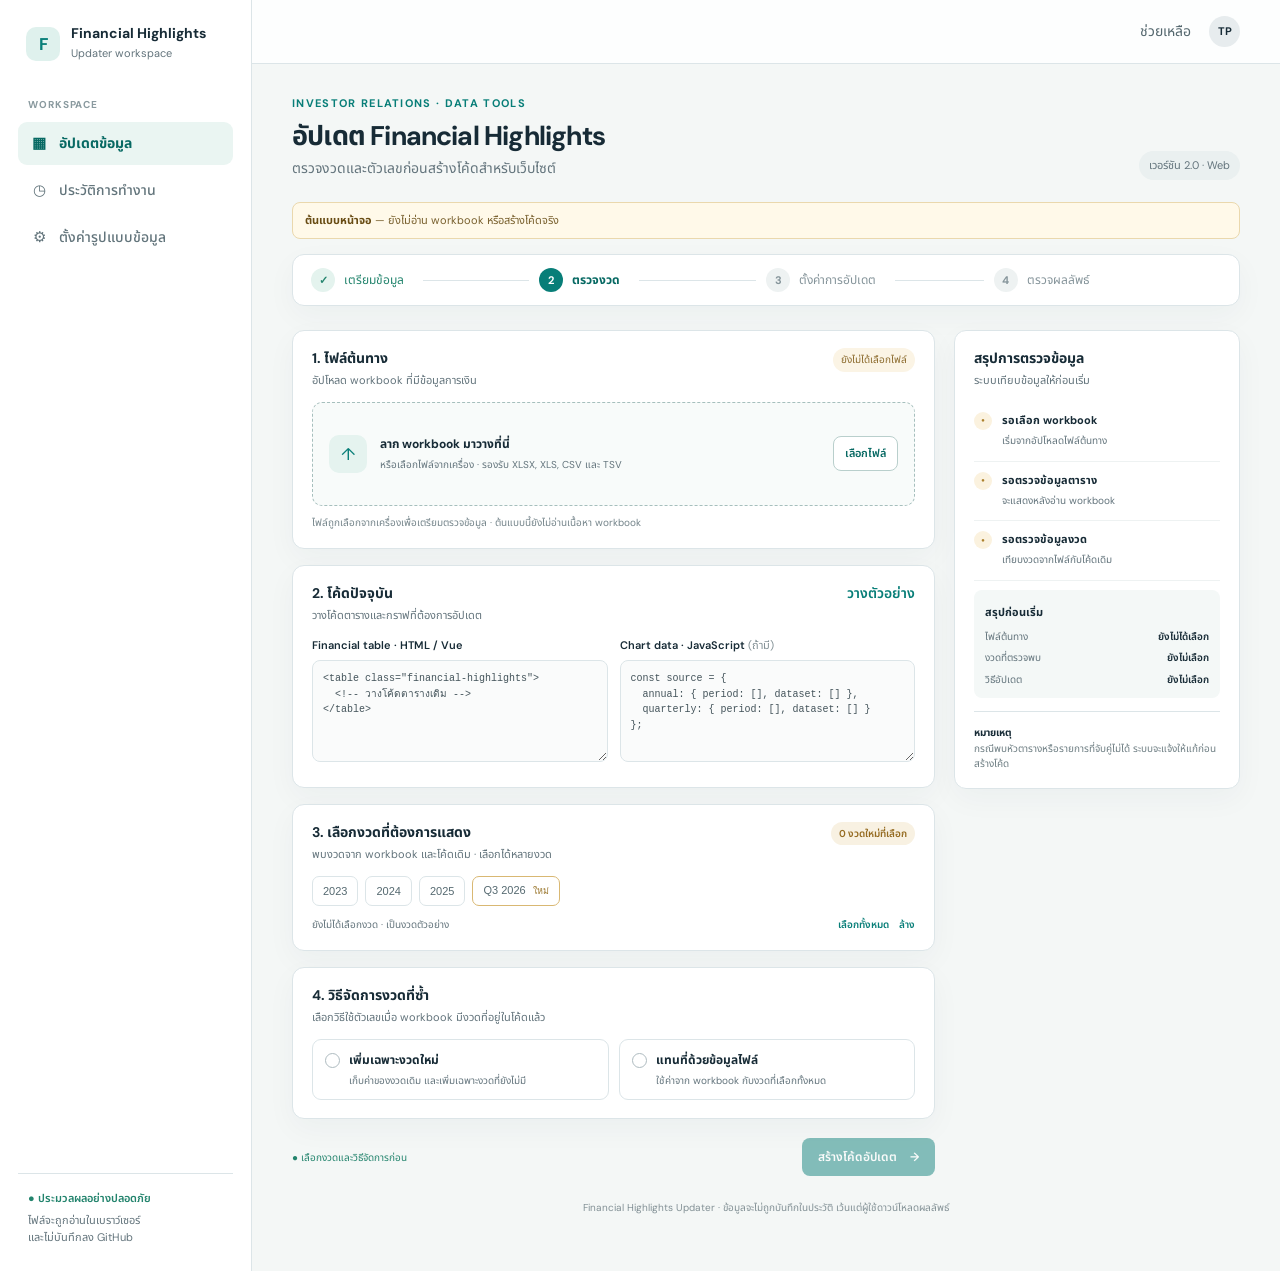
<file: index.html>
<!doctype html>
<html lang="th">
<head>
<meta charset="utf-8">
<meta name="viewport" content="width=device-width, initial-scale=1">
<title>Financial Highlights Updater — UI Concept</title>
<style>
@import url('https://fonts.googleapis.com/css2?family=DM+Sans:wght@400;500;600;700&family=Noto+Sans+Thai:wght@400;500;600;700&display=swap');
:root{--ink:#172b36;--muted:#63747c;--line:#dce5e8;--paper:#f4f7f6;--white:#fff;--teal:#087e78;--teal-dark:#076963;--pale:#e6f4f1;--gold:#bc8b39;--green:#23846d;--shadow:0 10px 30px #203f4c0a}
*{box-sizing:border-box}body{margin:0;background:var(--paper);color:var(--ink);font:14px/1.55 'DM Sans','Noto Sans Thai',sans-serif}.shell{min-height:100vh;display:grid;grid-template-columns:252px 1fr}.sidebar{background:#fff;border-right:1px solid var(--line);padding:25px 18px;display:flex;flex-direction:column}.brand{display:flex;gap:11px;align-items:center;padding:0 8px 30px}.brandmark{height:34px;width:34px;border-radius:10px;background:#dff1ed;color:var(--teal);display:grid;place-items:center;font-size:17px;font-weight:700}.brand strong{font-size:14px;line-height:1.2;display:block}.brand small{color:var(--muted);font-size:11px}.navlabel{font-size:10px;font-weight:700;letter-spacing:.09em;color:#8a9a9f;padding:0 10px;margin:4px 0 9px}.navitem{display:flex;align-items:center;gap:11px;color:#62747b;padding:10px 12px;border-radius:9px;margin-bottom:4px;font-weight:500}.navitem.active{background:#eaf5f2;color:var(--teal-dark);font-weight:700}.navicon{width:18px;text-align:center;font-size:15px}.sidebar-bottom{margin-top:auto;border-top:1px solid var(--line);padding:16px 10px 0;color:var(--muted);font-size:11px}.secure{color:var(--green);font-weight:600;margin-bottom:5px}.main{min-width:0}.topbar{height:64px;padding:0 40px;border-bottom:1px solid var(--line);display:flex;justify-content:flex-end;align-items:center;background:#ffffffd9;gap:18px}.help{color:#54676e}.user{width:31px;height:31px;border-radius:50%;background:#e7ecee;display:grid;place-items:center;font-size:11px;font-weight:700}.content{max-width:1140px;margin:0 auto;padding:31px 40px 55px}.eyebrow{font-size:11px;letter-spacing:.12em;color:var(--teal);text-transform:uppercase;font-weight:700}.headline{display:flex;justify-content:space-between;align-items:flex-end;gap:20px;margin:3px 0 22px}.headline h1{font-size:27px;line-height:1.2;margin:5px 0 6px;letter-spacing:-.03em}.headline p{margin:0;color:var(--muted)}.version{font-size:11px;color:var(--muted);background:#eaf0f0;padding:6px 10px;border-radius:20px;white-space:nowrap}.steps{display:grid;grid-template-columns:repeat(4,1fr);gap:0;margin-bottom:24px;background:white;border:1px solid var(--line);border-radius:12px;padding:13px 18px;box-shadow:var(--shadow)}.step{display:flex;align-items:center;gap:9px;color:#85949a;font-size:12px}.step:not(:last-child):after{content:'';height:1px;flex:1;background:var(--line);margin:0 10px}.stepnum{width:24px;height:24px;border-radius:50%;display:grid;place-items:center;background:#eef2f2;font-size:11px;font-weight:700}.step.done{color:var(--green)}.step.done .stepnum{background:#e4f3ee;color:var(--green)}.step.active{color:var(--teal-dark);font-weight:700}.step.active .stepnum{background:var(--teal);color:#fff}.layout{display:grid;grid-template-columns:minmax(0,1fr) 286px;gap:19px;align-items:start}.stack{display:grid;gap:16px}.card{background:var(--white);border:1px solid var(--line);border-radius:12px;box-shadow:var(--shadow);overflow:hidden}.cardhead{padding:17px 19px 13px;display:flex;justify-content:space-between;align-items:flex-start;gap:12px}.cardtitle{font-weight:700;font-size:14px}.carddesc{font-size:11px;color:var(--muted);margin-top:2px}.cardbody{padding:0 19px 18px}.filebox{border:1px dashed #a6bfbd;background:#f8fbfa;border-radius:10px;min-height:103px;display:flex;align-items:center;padding:15px;gap:13px}.fileicon{width:38px;height:38px;border-radius:10px;background:#e5f3ef;color:var(--teal);display:grid;place-items:center;font-size:17px;flex:none}.fileinfo{flex:1;min-width:0}.fileinfo b{display:block;white-space:nowrap;overflow:hidden;text-overflow:ellipsis;font-size:12px}.fileinfo span{font-size:10px;color:var(--muted)}.pill{display:inline-flex;gap:5px;align-items:center;border-radius:20px;font-size:10px;padding:4px 8px;background:#e8f5ef;color:#237253;font-weight:600}.pill.gold{background:#f8f1e2;color:#956b21}.remove{color:#829096;background:transparent;border:0;font-size:19px}.dropnote{font-size:10px;color:#74848a;margin-top:9px}.codegrid{display:grid;grid-template-columns:1fr 1fr;gap:12px}.codefield label{font-size:11px;font-weight:600;display:block;margin:0 0 6px}.codefield textarea{width:100%;height:102px;resize:vertical;border:1px solid var(--line);border-radius:8px;background:#fafbfb;padding:10px;font:10px/1.55 'Consolas',monospace;color:#43535a;outline:none}.codefield textarea:focus{border-color:#71a9a1;box-shadow:0 0 0 3px #087e7815}.periods{display:flex;gap:7px;flex-wrap:wrap}.period{border:1px solid var(--line);background:white;border-radius:7px;padding:7px 10px;font-size:11px;color:#556970}.period.selected{background:#eaf5f2;border-color:#82b7ae;color:var(--teal-dark);font-weight:700}.period.new{border-color:#d9b873}.period em{font-style:normal;font-size:9px;color:#9a762c;margin-left:4px}.periodfoot{display:flex;justify-content:space-between;align-items:center;margin-top:11px;font-size:10px;color:var(--muted)}.textlink{border:0;background:none;color:var(--teal);font:inherit;font-weight:600;padding:0 0 0 10px}.modes{display:grid;grid-template-columns:1fr 1fr;gap:10px}.mode{border:1px solid var(--line);border-radius:9px;padding:11px 12px;cursor:pointer}.mode.selected{border:1.5px solid var(--teal);background:#f3faf8;box-shadow:0 0 0 2px #087e780c}.moderow{display:flex;gap:9px;align-items:center}.radio{width:15px;height:15px;border:1.5px solid #aebbc0;border-radius:50%;display:grid;place-items:center;flex:none}.selected .radio{border-color:var(--teal)}.selected .radio:after{content:'';width:7px;height:7px;background:var(--teal);border-radius:50%}.mode b{font-size:12px}.mode p{margin:5px 0 0 24px;color:var(--muted);font-size:10px;line-height:1.4}.actions{display:flex;justify-content:space-between;align-items:center;padding-top:3px}.ready{font-size:10px;color:var(--green);display:flex;gap:6px;align-items:center}.button{border:0;border-radius:8px;padding:10px 16px;background:var(--teal);color:white;font:600 12px 'DM Sans','Noto Sans Thai',sans-serif;box-shadow:0 3px 8px #087e7828}.button span{margin-left:10px}.button:disabled{opacity:.48;cursor:not-allowed;box-shadow:none}.mode:focus-visible,.period:focus-visible,.textlink:focus-visible{outline:2px solid var(--teal);outline-offset:2px}.sidecard{position:sticky;top:18px}.sidecard .cardbody{padding-bottom:16px}.checkrow{display:flex;gap:10px;padding:10px 0;border-bottom:1px solid #eef2f2;align-items:flex-start}.checkrow:last-child{border-bottom:0}.check{width:18px;height:18px;border-radius:50%;display:grid;place-items:center;background:#e6f4ef;color:#23846d;font-size:11px;flex:none}.check.gold{background:#fbf2df;color:#ac812d}.checkcopy b{font-size:11px;display:block}.checkcopy span{font-size:10px;color:var(--muted)}.summarybox{margin-top:9px;padding:11px;border-radius:8px;background:#f4f8f7}.summarybox b{font-size:11px}.summaryline{display:flex;justify-content:space-between;font-size:10px;color:var(--muted);margin-top:6px}.summaryline strong{color:var(--ink);font-weight:600}.tip{border-top:1px solid var(--line);margin-top:13px;padding-top:13px;font-size:10px;color:#6d7d82}.tip strong{color:var(--ink)}.footer{text-align:center;color:#829095;font-size:10px;margin-top:24px}.mobilebar{display:none}
.prototype-banner{border:1px solid #ead8ad;background:#fff9e9;color:#79612f;border-radius:8px;padding:9px 12px;font-size:11px;margin:0 0 15px}.prototype-banner strong{color:#684c14}
.upload-zone{border:1px dashed #a6bfbd;background:#f8fbfa;border-radius:10px;min-height:104px;padding:16px;display:flex;align-items:center;gap:13px;transition:border-color .15s,background .15s}.upload-zone.dragover{border-color:var(--teal);background:#eef8f5}.upload-copy{flex:1;min-width:0}.upload-copy b{display:block;font-size:12px}.upload-copy span{display:block;color:var(--muted);font-size:10px;margin-top:3px}.file-input{position:absolute;width:1px;height:1px;opacity:0;pointer-events:none}.file-picked{display:none;margin-top:10px;border:1px solid var(--line);background:#fff;border-radius:9px;padding:10px 12px;align-items:center;gap:10px}.file-picked.visible{display:flex}.file-picked .fileinfo{flex:1;min-width:0}.file-picked .fileinfo b{display:block;white-space:nowrap;overflow:hidden;text-overflow:ellipsis;font-size:11px}.file-picked .fileinfo span{font-size:10px;color:var(--muted)}.upload-button{border:1px solid #b9cfcc;background:white;border-radius:8px;color:var(--teal-dark);padding:8px 11px;font:600 11px 'DM Sans','Noto Sans Thai',sans-serif;white-space:nowrap;cursor:pointer}.file-status{font-size:10px;color:#8b6a2c;background:#fbf4e5;border-radius:20px;padding:4px 8px}.file-status.ready{color:#237253;background:#e8f5ef}
@media(max-width:900px){.shell{grid-template-columns:68px 1fr}.sidebar{padding:20px 10px;align-items:center}.brand{padding:0 0 27px}.brand strong,.brand small,.navlabel,.navitem span:not(.navicon),.sidebar-bottom{display:none}.navitem{padding:11px;margin:3px 0}.navicon{font-size:17px}.topbar{padding:0 25px}.content{padding:27px 25px}.layout{grid-template-columns:1fr 245px}}
@media(max-width:680px){.shell{display:block}.sidebar{display:none}.topbar{height:54px;padding:0 17px}.content{padding:23px 15px 35px}.headline{align-items:flex-start;flex-direction:column;gap:8px}.headline h1{font-size:23px}.version{display:none}.steps{padding:10px;grid-template-columns:repeat(4,1fr)}.step{justify-content:center}.step:not(:last-child):after{display:none}.step span:last-child{display:none}.layout{grid-template-columns:1fr}.sidecard{position:static;order:2}.codegrid,.modes{grid-template-columns:1fr}.cardhead{padding:15px 15px 12px}.cardbody{padding:0 15px 15px}.filebox{padding:12px;min-height:85px}.periodfoot{align-items:flex-start;gap:7px;flex-direction:column}.actions{gap:12px;align-items:flex-start;flex-direction:column}.button{width:100%}.footer{margin-top:17px}}
</style>
</head>
<body>
<div class="shell">
  <aside class="sidebar">
    <div class="brand"><div class="brandmark">F</div><div><strong>Financial Highlights</strong><small>Updater workspace</small></div></div>
    <div class="navlabel">WORKSPACE</div>
    <div class="navitem active"><span class="navicon">▦</span><span>อัปเดตข้อมูล</span></div>
    <div class="navitem"><span class="navicon">◷</span><span>ประวัติการทำงาน</span></div>
    <div class="navitem"><span class="navicon">⚙</span><span>ตั้งค่ารูปแบบข้อมูล</span></div>
    <div class="sidebar-bottom"><div class="secure">● ประมวลผลอย่างปลอดภัย</div>ไฟล์จะถูกอ่านในเบราว์เซอร์<br>และไม่บันทึกลง GitHub</div>
  </aside>
  <main class="main">
    <header class="topbar"><span class="help">ช่วยเหลือ</span><span class="user">TP</span></header>
    <div class="content">
      <div class="eyebrow">Investor relations · Data tools</div>
      <div class="headline"><div><h1>อัปเดต Financial Highlights</h1><p>ตรวจงวดและตัวเลขก่อนสร้างโค้ดสำหรับเว็บไซต์</p></div><span class="version">เวอร์ชัน 2.0 · Web</span></div>
      <div class="prototype-banner"><strong>ต้นแบบหน้าจอ</strong> — ยังไม่อ่าน workbook หรือสร้างโค้ดจริง</div>
      <div class="steps"><div class="step done"><span class="stepnum">✓</span><span>เตรียมข้อมูล</span></div><div class="step active"><span class="stepnum">2</span><span>ตรวจงวด</span></div><div class="step"><span class="stepnum">3</span><span>ตั้งค่าการอัปเดต</span></div><div class="step"><span class="stepnum">4</span><span>ตรวจผลลัพธ์</span></div></div>
      <div class="layout">
        <div class="stack">
          <section class="card">
            <div class="cardhead"><div><div class="cardtitle">1. ไฟล์ต้นทาง</div><div class="carddesc">อัปโหลด workbook ที่มีข้อมูลการเงิน</div></div><span class="file-status" id="file-status">ยังไม่ได้เลือกไฟล์</span></div>
            <div class="cardbody">
              <input class="file-input" id="workbook-file" type="file" accept=".xlsx,.xls,.csv,.tsv" aria-label="เลือก workbook">
              <div class="upload-zone" id="upload-zone" role="group" aria-label="อัปโหลด workbook">
                <div class="fileicon">↑</div><div class="upload-copy"><b>ลาก workbook มาวางที่นี่</b><span>หรือเลือกไฟล์จากเครื่อง · รองรับ XLSX, XLS, CSV และ TSV</span></div><button class="upload-button" id="choose-file" type="button">เลือกไฟล์</button>
              </div>
              <div class="file-picked" id="file-picked"><div class="fileicon">▤</div><div class="fileinfo"><b id="file-name"></b><span id="file-meta"></span></div><button class="remove" id="remove-file" type="button" aria-label="นำไฟล์ออก">×</button></div>
              <div class="dropnote">ไฟล์ถูกเลือกจากเครื่องเพื่อเตรียมตรวจข้อมูล · ต้นแบบนี้ยังไม่อ่านเนื้อหา workbook</div>
            </div>
          </section>
          <section class="card">
            <div class="cardhead"><div><div class="cardtitle">2. โค้ดปัจจุบัน</div><div class="carddesc">วางโค้ดตารางและกราฟที่ต้องการอัปเดต</div></div><button class="textlink">วางตัวอย่าง</button></div>
            <div class="cardbody codegrid"><div class="codefield"><label>Financial table · HTML / Vue</label><textarea aria-label="โค้ดตาราง" spellcheck="false">&lt;table class="financial-highlights"&gt;
  &lt;!-- วางโค้ดตารางเดิม --&gt;
&lt;/table&gt;</textarea></div><div class="codefield"><label>Chart data · JavaScript <span style="color:#829095;font-weight:400">(ถ้ามี)</span></label><textarea aria-label="โค้ดกราฟ" spellcheck="false">const source = {
  annual: { period: [], dataset: [] },
  quarterly: { period: [], dataset: [] }
};</textarea></div></div>
          </section>
          <section class="card">
            <div class="cardhead"><div><div class="cardtitle">3. เลือกงวดที่ต้องการแสดง</div><div class="carddesc">พบงวดจาก workbook และโค้ดเดิม · เลือกได้หลายงวด</div></div><span class="pill gold" id="new-period-count">0 งวดใหม่ที่เลือก</span></div>
            <div class="cardbody"><div class="periods" id="periods" aria-label="งวดตัวอย่าง"><button class="period" type="button" aria-pressed="false">2023</button><button class="period" type="button" aria-pressed="false">2024</button><button class="period" type="button" aria-pressed="false">2025</button><button class="period new" type="button" aria-pressed="false">Q3 2026 <em>ใหม่</em></button></div><div class="periodfoot"><span id="period-count" aria-live="polite">ยังไม่ได้เลือกงวด · เป็นงวดตัวอย่าง</span><span><button class="textlink" id="select-all-periods" type="button">เลือกทั้งหมด</button><button class="textlink" id="clear-periods" type="button">ล้าง</button></span></div></div>
          </section>
          <section class="card">
            <div class="cardhead"><div><div class="cardtitle">4. วิธีจัดการงวดที่ซ้ำ</div><div class="carddesc">เลือกวิธีใช้ตัวเลขเมื่อ workbook มีงวดที่อยู่ในโค้ดแล้ว</div></div></div>
            <div class="cardbody"><div class="modes"><div class="mode" role="radio" aria-checked="false" tabindex="0" data-mode="add"><div class="moderow"><span class="radio"></span><b>เพิ่มเฉพาะงวดใหม่</b></div><p>เก็บค่าของงวดเดิม และเพิ่มเฉพาะงวดที่ยังไม่มี</p></div><div class="mode" role="radio" aria-checked="false" tabindex="0" data-mode="replace"><div class="moderow"><span class="radio"></span><b>แทนที่ด้วยข้อมูลไฟล์</b></div><p>ใช้ค่าจาก workbook กับงวดที่เลือกทั้งหมด</p></div></div></div>
          </section>
          <div class="actions"><span class="ready" id="form-status" aria-live="polite">● เลือกงวดและวิธีจัดการก่อน</span><button class="button" id="generate-button" type="button" disabled>สร้างโค้ดอัปเดต <span>→</span></button></div>
        </div>
        <aside class="card sidecard"><div class="cardhead"><div><div class="cardtitle">สรุปการตรวจข้อมูล</div><div class="carddesc">ระบบเทียบข้อมูลให้ก่อนเริ่ม</div></div></div><div class="cardbody">
          <div class="checkrow"><span class="check gold">•</span><div class="checkcopy"><b>รอเลือก workbook</b><span>เริ่มจากอัปโหลดไฟล์ต้นทาง</span></div></div>
          <div class="checkrow"><span class="check gold">•</span><div class="checkcopy"><b>รอตรวจข้อมูลตาราง</b><span>จะแสดงหลังอ่าน workbook</span></div></div>
          <div class="checkrow"><span class="check gold">•</span><div class="checkcopy"><b>รอตรวจข้อมูลงวด</b><span>เทียบงวดจากไฟล์กับโค้ดเดิม</span></div></div>
          <div class="summarybox"><b>สรุปก่อนเริ่ม</b><div class="summaryline"><span>ไฟล์ต้นทาง</span><strong id="summary-file">ยังไม่ได้เลือก</strong></div><div class="summaryline"><span>งวดที่ตรวจพบ</span><strong id="summary-periods">ยังไม่เลือก</strong></div><div class="summaryline"><span>วิธีอัปเดต</span><strong id="summary-mode">ยังไม่เลือก</strong></div></div>
          <div class="tip"><strong>หมายเหตุ</strong><br>กรณีพบหัวตารางหรือรายการที่จับคู่ไม่ได้ ระบบจะแจ้งให้แก้ก่อนสร้างโค้ด</div>
        </div></aside>
      </div>
      <div class="footer">Financial Highlights Updater · ข้อมูลจะไม่ถูกบันทึกในประวัติ เว้นแต่ผู้ใช้ดาวน์โหลดผลลัพธ์</div>
    </div>
  </main>
</div>
<script>
const periodButtons=[...document.querySelectorAll('.period')];
const modeCards=[...document.querySelectorAll('.mode')];
let selectedMode=null;
function updateSelections(){
  const selected=periodButtons.filter(button=>button.getAttribute('aria-pressed')==='true');
  const newCount=selected.filter(button=>button.classList.contains('new')).length;
  const periodText=selected.length?`${selected.length} งวด${newCount?` · งวดใหม่ ${newCount}`:''}`:'ยังไม่เลือก';
  document.getElementById('period-count').textContent=selected.length?`เลือก ${selected.length} งวด${newCount?` · งวดใหม่ ${newCount} งวด`:''} · เป็นงวดตัวอย่าง`:'ยังไม่ได้เลือกงวด · เป็นงวดตัวอย่าง';
  document.getElementById('new-period-count').textContent=`${newCount} งวดใหม่ที่เลือก`;
  document.getElementById('summary-periods').textContent=periodText;
  document.getElementById('summary-mode').textContent=selectedMode==='add'?'เพิ่มเฉพาะงวดใหม่':selectedMode==='replace'?'แทนที่ด้วยข้อมูลไฟล์':'ยังไม่เลือก';
  const ready=selected.length>0&&selectedMode!==null;
  document.getElementById('generate-button').disabled=true;
  document.getElementById('form-status').textContent=ready?'● ตั้งค่าครบแล้ว · รอเปิดใช้การอ่าน workbook':'● เลือกงวดและวิธีจัดการก่อน';
}
periodButtons.forEach(button=>button.addEventListener('click',()=>{const on=button.getAttribute('aria-pressed')!=='true';button.setAttribute('aria-pressed',String(on));button.classList.toggle('selected',on);updateSelections()}));
document.getElementById('select-all-periods').addEventListener('click',()=>{periodButtons.forEach(button=>{button.setAttribute('aria-pressed','true');button.classList.add('selected')});updateSelections()});
document.getElementById('clear-periods').addEventListener('click',()=>{periodButtons.forEach(button=>{button.setAttribute('aria-pressed','false');button.classList.remove('selected')});updateSelections()});
function chooseMode(mode){selectedMode=mode.dataset.mode;modeCards.forEach(item=>{const active=item===mode;item.classList.toggle('selected',active);item.setAttribute('aria-checked',String(active))});updateSelections()}
modeCards.forEach(mode=>{mode.addEventListener('click',()=>chooseMode(mode));mode.addEventListener('keydown',event=>{if(event.key===' '||event.key==='Enter'){event.preventDefault();chooseMode(mode)}})});
updateSelections();const workbookInput=document.getElementById('workbook-file');
const uploadZone=document.getElementById('upload-zone');
const filePicked=document.getElementById('file-picked');
const fileStatus=document.getElementById('file-status');
function showWorkbook(file){if(!file)return;document.getElementById('file-name').textContent=file.name;document.getElementById('file-meta').textContent=`${(file.size/1024).toFixed(1)} KB · เลือกจากเครื่อง`;filePicked.classList.add('visible');fileStatus.textContent='เลือกไฟล์แล้ว';fileStatus.classList.add('ready');document.getElementById('summary-file').textContent=file.name;}
document.getElementById('choose-file').addEventListener('click',()=>workbookInput.click());
uploadZone.addEventListener('click',event=>{if(!event.target.closest('button'))workbookInput.click()});
workbookInput.addEventListener('change',()=>showWorkbook(workbookInput.files[0]));
uploadZone.addEventListener('dragover',event=>{event.preventDefault();uploadZone.classList.add('dragover')});
uploadZone.addEventListener('dragleave',()=>uploadZone.classList.remove('dragover'));
uploadZone.addEventListener('drop',event=>{event.preventDefault();uploadZone.classList.remove('dragover');const file=event.dataTransfer.files[0];if(!file)return;const transfer=new DataTransfer();transfer.items.add(file);workbookInput.files=transfer.files;showWorkbook(file)});
document.getElementById('remove-file').addEventListener('click',()=>{workbookInput.value='';filePicked.classList.remove('visible');fileStatus.textContent='ยังไม่ได้เลือกไฟล์';fileStatus.classList.remove('ready');document.getElementById('summary-file').textContent='ยังไม่ได้เลือก'});
</script>
</body>
</html>
</file>
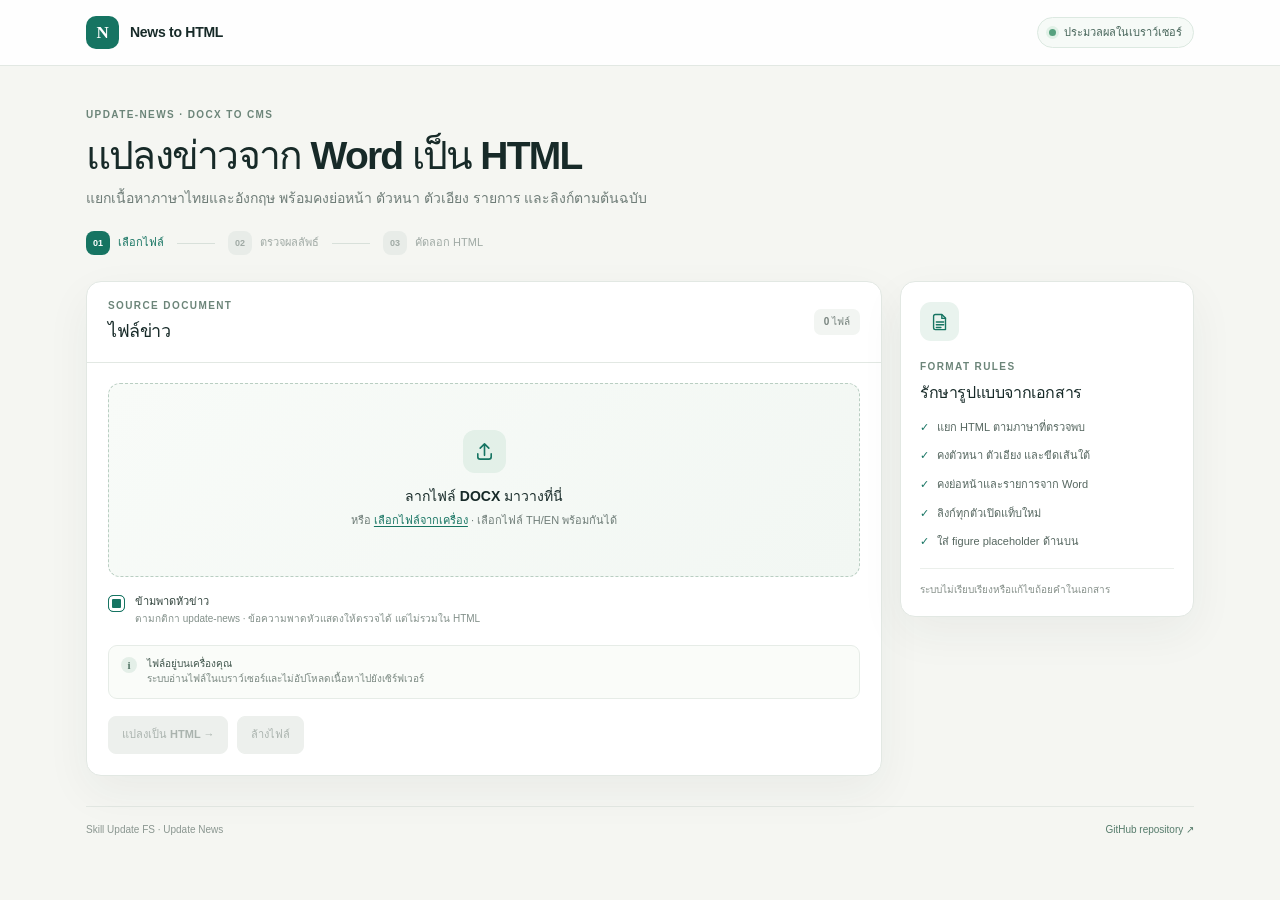
<file: news-html-tool/index.html>
<!doctype html>
<html lang="th">
<head>
  <meta charset="utf-8">
  <meta name="viewport" content="width=device-width, initial-scale=1">
  <meta name="theme-color" content="#f5f6f2">
  <meta name="description" content="แปลงไฟล์ข่าว DOCX เป็น HTML ภาษาไทยและอังกฤษ พร้อมรักษารูปแบบข้อความจากต้นฉบับ">
  <title>News to HTML · Skill Update FS</title>
  <link rel="stylesheet" href="styles.css">
</head>
<body>
  <header class="topbar">
    <div class="topbar-inner">
      <a class="brand" href="../" aria-label="Skill Update FS">
        <span class="brand-mark" aria-hidden="true">N</span>
        <span>News to HTML</span>
      </a>
      <span class="privacy-chip"><span class="privacy-dot"></span> ประมวลผลในเบราว์เซอร์</span>
    </div>
  </header>

  <main class="shell">
    <section class="intro">
      <p class="eyebrow">UPDATE-NEWS · DOCX TO CMS</p>
      <h1>แปลงข่าวจาก Word เป็น HTML</h1>
      <p class="intro-copy">แยกเนื้อหาภาษาไทยและอังกฤษ พร้อมคงย่อหน้า ตัวหนา ตัวเอียง รายการ และลิงก์ตามต้นฉบับ</p>
      <div class="workflow" aria-label="ขั้นตอน">
        <span class="workflow-step active"><b>01</b> เลือกไฟล์</span>
        <span class="workflow-rule"></span>
        <span class="workflow-step"><b>02</b> ตรวจผลลัพธ์</span>
        <span class="workflow-rule"></span>
        <span class="workflow-step"><b>03</b> คัดลอก HTML</span>
      </div>
    </section>

    <section class="workspace" aria-label="เครื่องมือแปลงข่าว">
      <article class="panel upload-panel">
        <div class="panel-heading">
          <div><p class="section-kicker">SOURCE DOCUMENT</p><h2>ไฟล์ข่าว</h2></div>
          <span class="heading-count" id="file-count">0 ไฟล์</span>
        </div>
        <div class="panel-content">
          <label class="dropzone" id="dropzone" for="docx-files" tabindex="0">
            <input id="docx-files" type="file" accept=".docx,application/vnd.openxmlformats-officedocument.wordprocessingml.document" multiple>
            <span class="upload-icon" aria-hidden="true">
              <svg viewBox="0 0 24 24" fill="none"><path d="M12 16V4m0 0L7.5 8.5M12 4l4.5 4.5M5 14.5v3A2.5 2.5 0 0 0 7.5 20h9a2.5 2.5 0 0 0 2.5-2.5v-3" stroke="currentColor" stroke-width="1.7" stroke-linecap="round" stroke-linejoin="round"/></svg>
            </span>
            <span class="drop-title">ลากไฟล์ DOCX มาวางที่นี่</span>
            <span class="drop-subtitle">หรือ <span>เลือกไฟล์จากเครื่อง</span> · เลือกไฟล์ TH/EN พร้อมกันได้</span>
          </label>

          <div class="file-list" id="file-list" aria-live="polite"></div>

          <div class="options">
            <label class="check-row" for="skip-headline">
              <input id="skip-headline" type="checkbox" checked>
              <span class="check-custom" aria-hidden="true"></span>
              <span><strong>ข้ามพาดหัวข่าว</strong><small>ตามกติกา update-news · ข้อความพาดหัวแสดงให้ตรวจได้ แต่ไม่รวมใน HTML</small></span>
            </label>
          </div>

          <div class="privacy-note">
            <span class="note-icon" aria-hidden="true">i</span>
            <p><strong>ไฟล์อยู่บนเครื่องคุณ</strong><br>ระบบอ่านไฟล์ในเบราว์เซอร์และไม่อัปโหลดเนื้อหาไปยังเซิร์ฟเวอร์</p>
          </div>

          <div class="actions">
            <button class="button primary" id="convert" type="button" disabled>แปลงเป็น HTML <span aria-hidden="true">→</span></button>
            <button class="button secondary" id="clear" type="button" disabled>ล้างไฟล์</button>
            <span class="status" id="status" role="status" aria-live="polite"></span>
          </div>
        </div>
      </article>

      <aside class="guide-card">
        <div class="guide-icon" aria-hidden="true">
          <svg viewBox="0 0 24 24" fill="none"><path d="M7 3.75h7l4 4v12.5H7a2 2 0 0 1-2-2v-12.5a2 2 0 0 1 2-2Z" stroke="currentColor" stroke-width="1.5" stroke-linejoin="round"/><path d="M14 4v4h4M8 12h8M8 15h8M8 18h5" stroke="currentColor" stroke-width="1.5" stroke-linecap="round"/></svg>
        </div>
        <p class="section-kicker">FORMAT RULES</p>
        <h2>รักษารูปแบบจากเอกสาร</h2>
        <ul class="rule-list">
          <li><span>✓</span> แยก HTML ตามภาษาที่ตรวจพบ</li>
          <li><span>✓</span> คงตัวหนา ตัวเอียง และขีดเส้นใต้</li>
          <li><span>✓</span> คงย่อหน้าและรายการจาก Word</li>
          <li><span>✓</span> ลิงก์ทุกตัวเปิดแท็บใหม่</li>
          <li><span>✓</span> ใส่ figure placeholder ด้านบน</li>
        </ul>
        <p class="guide-foot">ระบบไม่เรียบเรียงหรือแก้ไขถ้อยคำในเอกสาร</p>
      </aside>
    </section>

    <section class="results" id="results" hidden>
      <div class="results-heading">
        <div><p class="section-kicker">GENERATED HTML</p><h2>ผลลัพธ์</h2></div>
        <p class="results-hint">ตรวจเนื้อหาและคัดลอกโค้ดไปวางใน CMS</p>
      </div>
      <div class="result-cards" id="result-cards"></div>
    </section>

    <footer class="footer">
      <span>Skill Update FS · Update News</span>
      <a href="https://github.com/Thanakon-KN/skill-update-fs" target="_blank" rel="noopener noreferrer">GitHub repository <span aria-hidden="true">↗</span></a>
    </footer>
  </main>
  <script src="app.js" defer></script>
</body>
</html>
</file>
<file: news-html-tool/styles.css>
:root {
  color-scheme: light;
  --ink: #172a28;
  --muted: #6f7d78;
  --faint: #909b96;
  --line: #e2e8e3;
  --paper: #f5f6f2;
  --white: #fff;
  --green: #167462;
  --green-dark: #0d5b4b;
  --mint: #e9f3ee;
  --amber: #d9974b;
  --shadow: 0 16px 46px rgba(31, 58, 49, .055);
  font-family: "Aptos", "Segoe UI", Tahoma, sans-serif;
  font-synthesis: none;
  text-rendering: optimizeLegibility;
}

* { box-sizing: border-box; }
body { margin: 0; background: var(--paper); color: var(--ink); font-size: 14px; line-height: 1.6; }
button, input { font: inherit; }
button, a, label { -webkit-tap-highlight-color: transparent; }
a { color: inherit; }

.topbar { height: 66px; background: rgba(255,255,255,.94); border-bottom: 1px solid var(--line); }
.topbar-inner { max-width: 1160px; height: 100%; margin: auto; padding: 0 26px; display: flex; align-items: center; justify-content: space-between; }
.brand { display: inline-flex; align-items: center; gap: 11px; text-decoration: none; font-weight: 700; letter-spacing: -.02em; }
.brand-mark { width: 33px; height: 33px; display: grid; place-items: center; border-radius: 10px; color: white; background: var(--green); font-family: Georgia, serif; font-size: 17px; font-weight: 700; }
.privacy-chip { display: inline-flex; gap: 8px; align-items: center; padding: 6px 11px; border: 1px solid #dce9e1; border-radius: 999px; color: #466459; background: #f6faf7; font-size: 11px; font-weight: 600; }
.privacy-dot { width: 7px; height: 7px; border-radius: 50%; background: #56a17e; box-shadow: 0 0 0 3px #e1f1e7; }

.shell { max-width: 1160px; margin: auto; padding: 0 26px 44px; }
.intro { padding: 41px 0 26px; }
.eyebrow, .section-kicker { margin: 0; color: #6c8579; font-size: 10px; font-weight: 700; letter-spacing: .14em; }
.intro h1 { margin: 10px 0 7px; font-size: clamp(29px, 4vw, 39px); line-height: 1.2; letter-spacing: -.045em; font-weight: 700; }
.intro-copy { margin: 0; color: var(--muted); font-size: 14px; }
.workflow { display: flex; align-items: center; gap: 0; margin-top: 22px; }
.workflow-step { display: inline-flex; align-items: center; gap: 8px; color: #a0aaa5; white-space: nowrap; font-size: 11px; }
.workflow-step b { width: 24px; height: 24px; display: grid; place-items: center; border-radius: 8px; background: #e8ece8; font-size: 9px; }
.workflow-step.active { color: var(--green); font-weight: 700; }
.workflow-step.active b { color: white; background: var(--green); }
.workflow-rule { width: 38px; height: 1px; margin: 0 13px; background: #d8e0da; }

.workspace { display: grid; grid-template-columns: minmax(0, 1fr) 294px; align-items: start; gap: 18px; }
.panel, .guide-card, .result-card { border: 1px solid var(--line); border-radius: 15px; background: var(--white); box-shadow: var(--shadow); }
.panel { overflow: hidden; }
.panel-heading { min-height: 73px; padding: 16px 21px; border-bottom: 1px solid var(--line); display: flex; align-items: center; justify-content: space-between; gap: 15px; }
.panel-heading h2, .results-heading h2 { margin: 3px 0 0; font-size: 18px; letter-spacing: -.025em; }
.heading-count { padding: 5px 10px; border-radius: 7px; background: #f2f5f2; color: #78847f; font-size: 10px; font-weight: 600; }
.panel-content { padding: 20px 21px 21px; }
.dropzone { position: relative; min-height: 194px; padding: 23px; border: 1px dashed #b9cec2; border-radius: 12px; background: linear-gradient(135deg, #f8fbf8, #f2f7f3); display: flex; flex-direction: column; align-items: center; justify-content: center; text-align: center; cursor: pointer; transition: border-color .18s, background .18s, transform .18s; }
.dropzone:hover, .dropzone:focus-within, .dropzone.dragging { border-color: var(--green); background: #eff7f1; }
.dropzone.dragging { transform: scale(1.006); }
.dropzone input { position: absolute; width: 1px; height: 1px; opacity: 0; pointer-events: none; }
.upload-icon { width: 43px; height: 43px; margin-bottom: 12px; display: grid; place-items: center; border-radius: 12px; color: var(--green); background: #e3f0e8; }
.upload-icon svg { width: 23px; height: 23px; }
.drop-title { font-weight: 700; font-size: 14px; }
.drop-subtitle { margin-top: 4px; color: var(--muted); font-size: 11px; }
.drop-subtitle span { color: var(--green); font-weight: 700; text-decoration: underline; text-underline-offset: 2px; }

.file-list { display: grid; gap: 8px; margin-top: 12px; }
.file-list:empty { display: none; }
.file-row { min-height: 54px; display: flex; align-items: center; gap: 11px; padding: 9px 11px; border: 1px solid #e8ede9; border-radius: 9px; background: #fcfdfc; }
.doc-icon { width: 29px; height: 33px; flex: 0 0 auto; display: grid; place-items: center; border-radius: 6px; background: #f3ece8; color: #a45f41; font-size: 8px; font-weight: 800; letter-spacing: .03em; }
.file-info { min-width: 0; flex: 1; }
.file-name { display: block; overflow: hidden; color: #334640; font-size: 11px; font-weight: 650; text-overflow: ellipsis; white-space: nowrap; }
.file-meta { display: block; margin-top: 1px; color: var(--faint); font-size: 9px; }
.remove-file { width: 27px; height: 27px; display: grid; place-items: center; border: 0; border-radius: 7px; color: #8b9891; background: transparent; cursor: pointer; font-size: 17px; }
.remove-file:hover { color: #a54136; background: #fcf0ed; }

.options { margin-top: 16px; }
.check-row { display: flex; align-items: flex-start; gap: 10px; cursor: pointer; }
.check-row input { position: absolute; width: 1px; height: 1px; opacity: 0; }
.check-custom { width: 17px; height: 17px; flex: 0 0 auto; margin-top: 2px; border: 1px solid #bdc9c1; border-radius: 5px; background: white; }
.check-row input:checked + .check-custom { border-color: var(--green); background: var(--green); box-shadow: inset 0 0 0 3px white; }
.check-row input:focus-visible + .check-custom { outline: 3px solid #d0e8dc; }
.check-row strong { display: block; color: #33453e; font-size: 11px; }
.check-row small { display: block; color: #83908a; font-size: 10px; }

.privacy-note { display: flex; align-items: flex-start; gap: 10px; margin-top: 18px; padding: 11px 12px; border: 1px solid #e6ece7; border-radius: 9px; background: #fafcf9; }
.note-icon { width: 16px; height: 16px; flex: 0 0 auto; display: grid; place-items: center; border-radius: 50%; background: #e4efe8; color: #537566; font-family: Georgia, serif; font-size: 11px; font-weight: 700; }
.privacy-note p { margin: -1px 0 0; color: #7b8982; font-size: 10px; line-height: 1.55; }
.privacy-note strong { color: #42574e; font-size: 10px; }
.actions { display: flex; align-items: center; gap: 9px; margin-top: 17px; }
.button { min-height: 38px; padding: 8px 13px; border: 1px solid transparent; border-radius: 8px; font-size: 11px; font-weight: 700; cursor: pointer; transition: background .15s, border-color .15s, transform .15s; }
.button:active:not(:disabled) { transform: translateY(1px); }
.button.primary { color: white; background: var(--green); }
.button.primary:hover:not(:disabled) { background: var(--green-dark); }
.button.secondary { border-color: var(--line); color: #65736d; background: white; }
.button.secondary:hover:not(:disabled) { background: #f7f9f7; border-color: #ccd8d0; }
.button:disabled { color: #aab3ae; background: #edf0ed; border-color: #edf0ed; cursor: not-allowed; }
.status { min-width: 0; color: var(--muted); font-size: 10px; }
.status.error { color: #a13e35; }

.guide-card { position: sticky; top: 18px; padding: 20px 19px 18px; }
.guide-icon { width: 39px; height: 39px; margin-bottom: 18px; display: grid; place-items: center; border-radius: 11px; color: var(--green); background: var(--mint); }
.guide-icon svg { width: 22px; height: 22px; }
.guide-card h2 { margin: 5px 0 13px; font-size: 16px; letter-spacing: -.025em; }
.rule-list { display: grid; gap: 11px; margin: 0; padding: 0; list-style: none; color: #566760; font-size: 11px; }
.rule-list li { display: flex; align-items: flex-start; gap: 8px; }
.rule-list li span { color: var(--green); font-weight: 800; }
.guide-foot { margin: 17px 0 0; padding-top: 13px; border-top: 1px solid #ebefeb; color: #87918b; font-size: 10px; }

.results { margin-top: 29px; }
.results-heading { display: flex; align-items: end; justify-content: space-between; gap: 16px; margin-bottom: 12px; }
.results-heading h2 { font-size: 21px; }
.results-hint { margin: 0 0 2px; color: var(--muted); font-size: 11px; }
.result-cards { display: grid; gap: 14px; }
.result-card { overflow: hidden; }
.result-card-head { min-height: 59px; padding: 13px 17px; border-bottom: 1px solid var(--line); display: flex; align-items: center; justify-content: space-between; gap: 14px; }
.result-title { min-width: 0; }
.result-title strong { display: block; overflow: hidden; color: #33443e; font-size: 12px; text-overflow: ellipsis; white-space: nowrap; }
.result-title span { display: block; margin-top: 2px; color: var(--faint); font-size: 9px; }
.result-body { padding: 15px 17px; display: grid; gap: 14px; }
.language-output { border: 1px solid #e7ece8; border-radius: 10px; overflow: hidden; }
.language-output-head { min-height: 41px; padding: 7px 10px 7px 12px; border-bottom: 1px solid #e9eeea; display: flex; align-items: center; justify-content: space-between; gap: 10px; background: #fafcfb; }
.language-label { display: flex; align-items: center; gap: 7px; color: #44564e; font-size: 10px; font-weight: 700; }
.language-tag { padding: 2px 6px; border-radius: 5px; color: #55766a; background: #e9f2ed; font-size: 8px; letter-spacing: .04em; }
.output-actions { display: flex; gap: 6px; }
.mini-button { min-height: 26px; padding: 4px 8px; border: 1px solid #dfe7e1; border-radius: 6px; color: #52635b; background: #fff; cursor: pointer; font-size: 9px; font-weight: 650; }
.mini-button:hover { color: var(--green-dark); border-color: #b7d0c0; background: #f7fbf8; }
.code-output { display: block; width: 100%; min-height: 180px; padding: 13px; border: 0; outline: 0; resize: vertical; color: #263a34; background: white; font: 10px/1.55 "Cascadia Code", Consolas, monospace; tab-size: 2; white-space: pre; }
.result-notes { padding: 9px 12px; border-top: 1px solid #edf0ed; color: #77837d; background: #fbfcfb; font-size: 9px; }
.result-notes summary { color: #617169; cursor: pointer; font-weight: 650; }
.result-notes ul { margin: 7px 0 2px; padding-left: 17px; }
.empty-language { padding: 15px; color: #88958e; font-size: 10px; }
.footer { display: flex; justify-content: space-between; gap: 12px; margin-top: 30px; padding-top: 15px; border-top: 1px solid #e3e8e3; color: #8a9690; font-size: 10px; }
.footer a { color: #557b6b; text-decoration: none; }
.footer a:hover { text-decoration: underline; }
.sr-only { position: absolute; width: 1px; height: 1px; padding: 0; margin: -1px; overflow: hidden; clip: rect(0, 0, 0, 0); white-space: nowrap; border: 0; }

@media (max-width: 850px) {
  .shell { padding-right: 19px; padding-left: 19px; }
  .topbar-inner { padding: 0 19px; }
  .workspace { grid-template-columns: minmax(0, 1fr) 255px; gap: 13px; }
  .panel-heading, .panel-content { padding-right: 16px; padding-left: 16px; }
  .guide-card { padding: 17px 15px; }
}
@media (max-width: 690px) {
  .shell { padding: 0 13px 28px; }
  .topbar-inner { padding: 0 13px; }
  .intro { padding-top: 31px; }
  .workspace { grid-template-columns: 1fr; }
  .guide-card { position: static; }
  .guide-card .rule-list { grid-template-columns: 1fr 1fr; column-gap: 12px; }
  .guide-foot { margin-top: 12px; }
  .results-heading { align-items: flex-start; flex-direction: column; gap: 4px; }
}
@media (max-width: 460px) {
  .topbar { height: 58px; }
  .privacy-chip { padding: 5px 8px; font-size: 9px; }
  .brand { gap: 8px; font-size: 12px; }
  .brand-mark { width: 29px; height: 29px; }
  .intro h1 { font-size: 29px; }
  .intro-copy { font-size: 12px; }
  .workflow-rule { width: 16px; margin: 0 6px; }
  .workflow-step { gap: 5px; font-size: 9px; }
  .workflow-step b { width: 21px; height: 21px; }
  .dropzone { min-height: 174px; padding: 17px; }
  .actions { flex-wrap: wrap; }
  .status { flex-basis: 100%; }
  .result-card-head, .result-body { padding-right: 11px; padding-left: 11px; }
  .code-output { min-height: 160px; padding: 10px; font-size: 9px; }
  .footer { flex-direction: column; }
}
@media (prefers-reduced-motion: reduce) { *, *::before, *::after { scroll-behavior: auto !important; transition-duration: .01ms !important; } }
</file>
